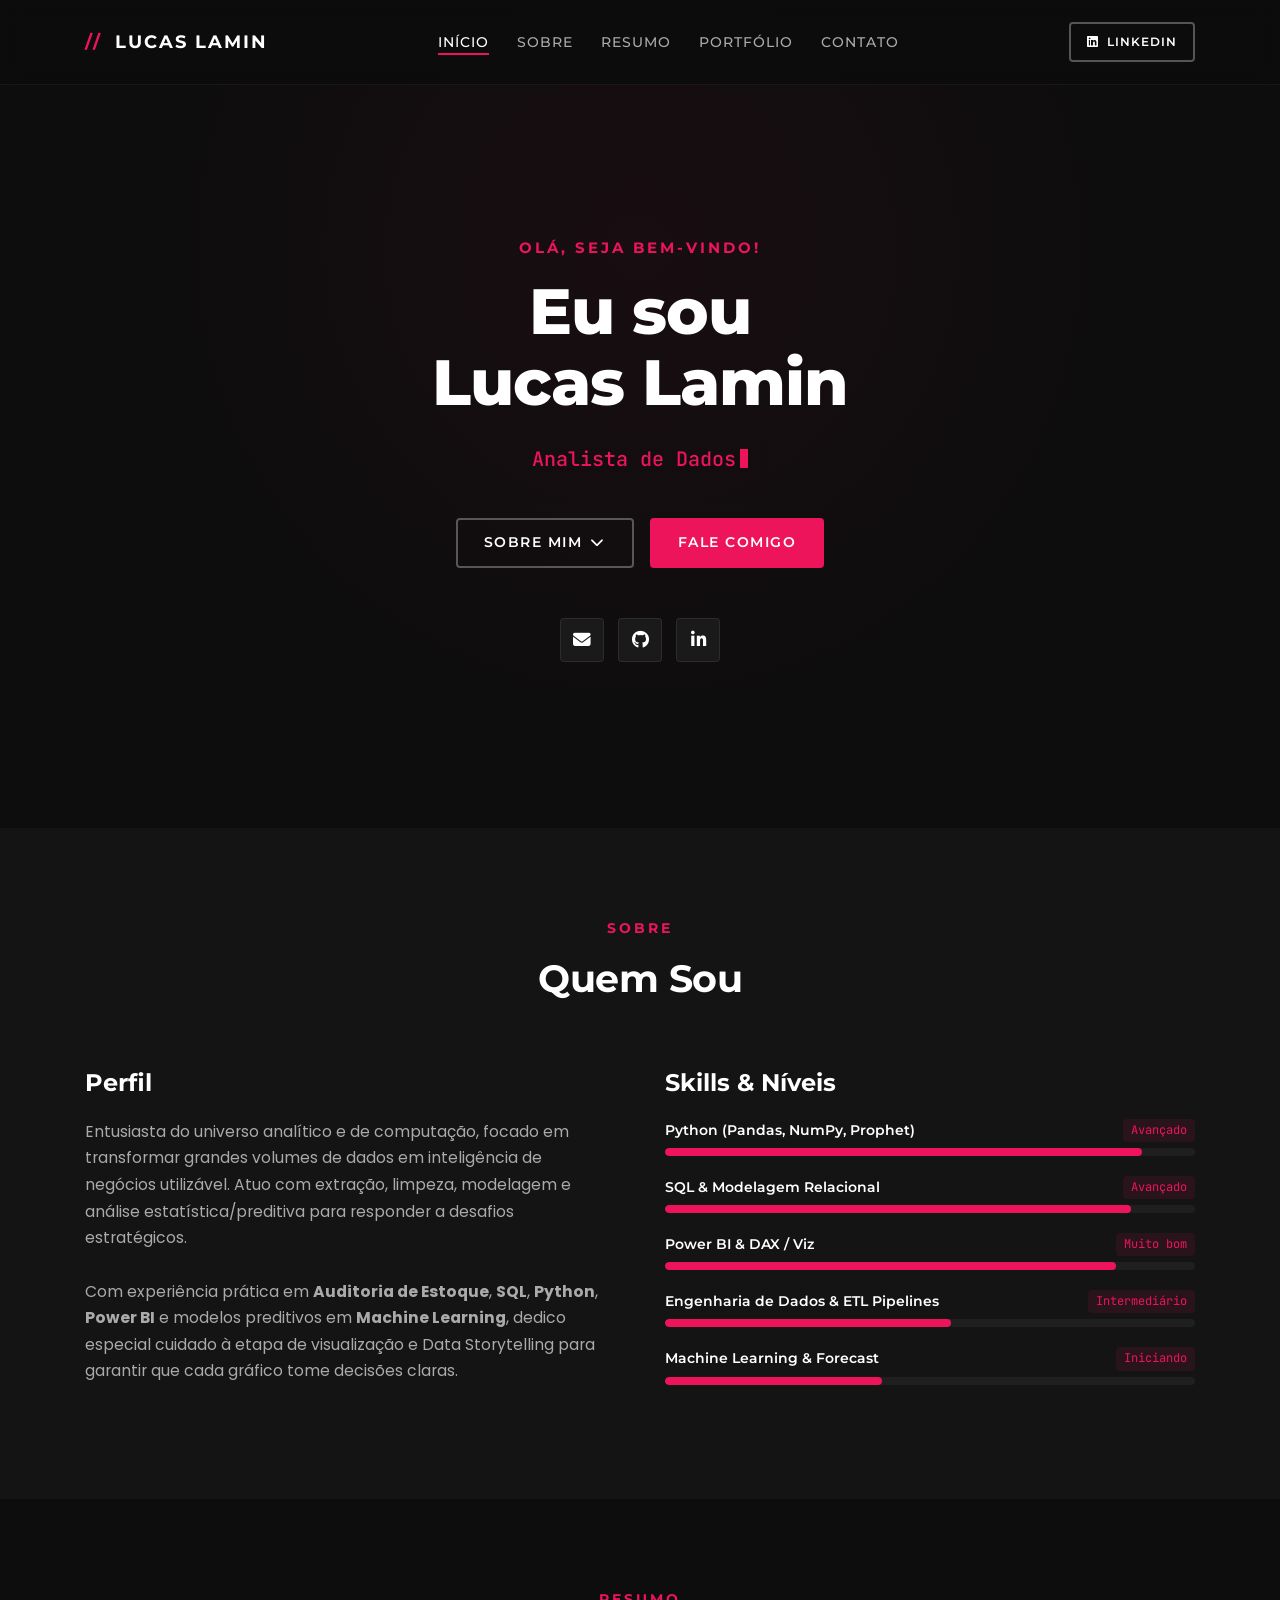
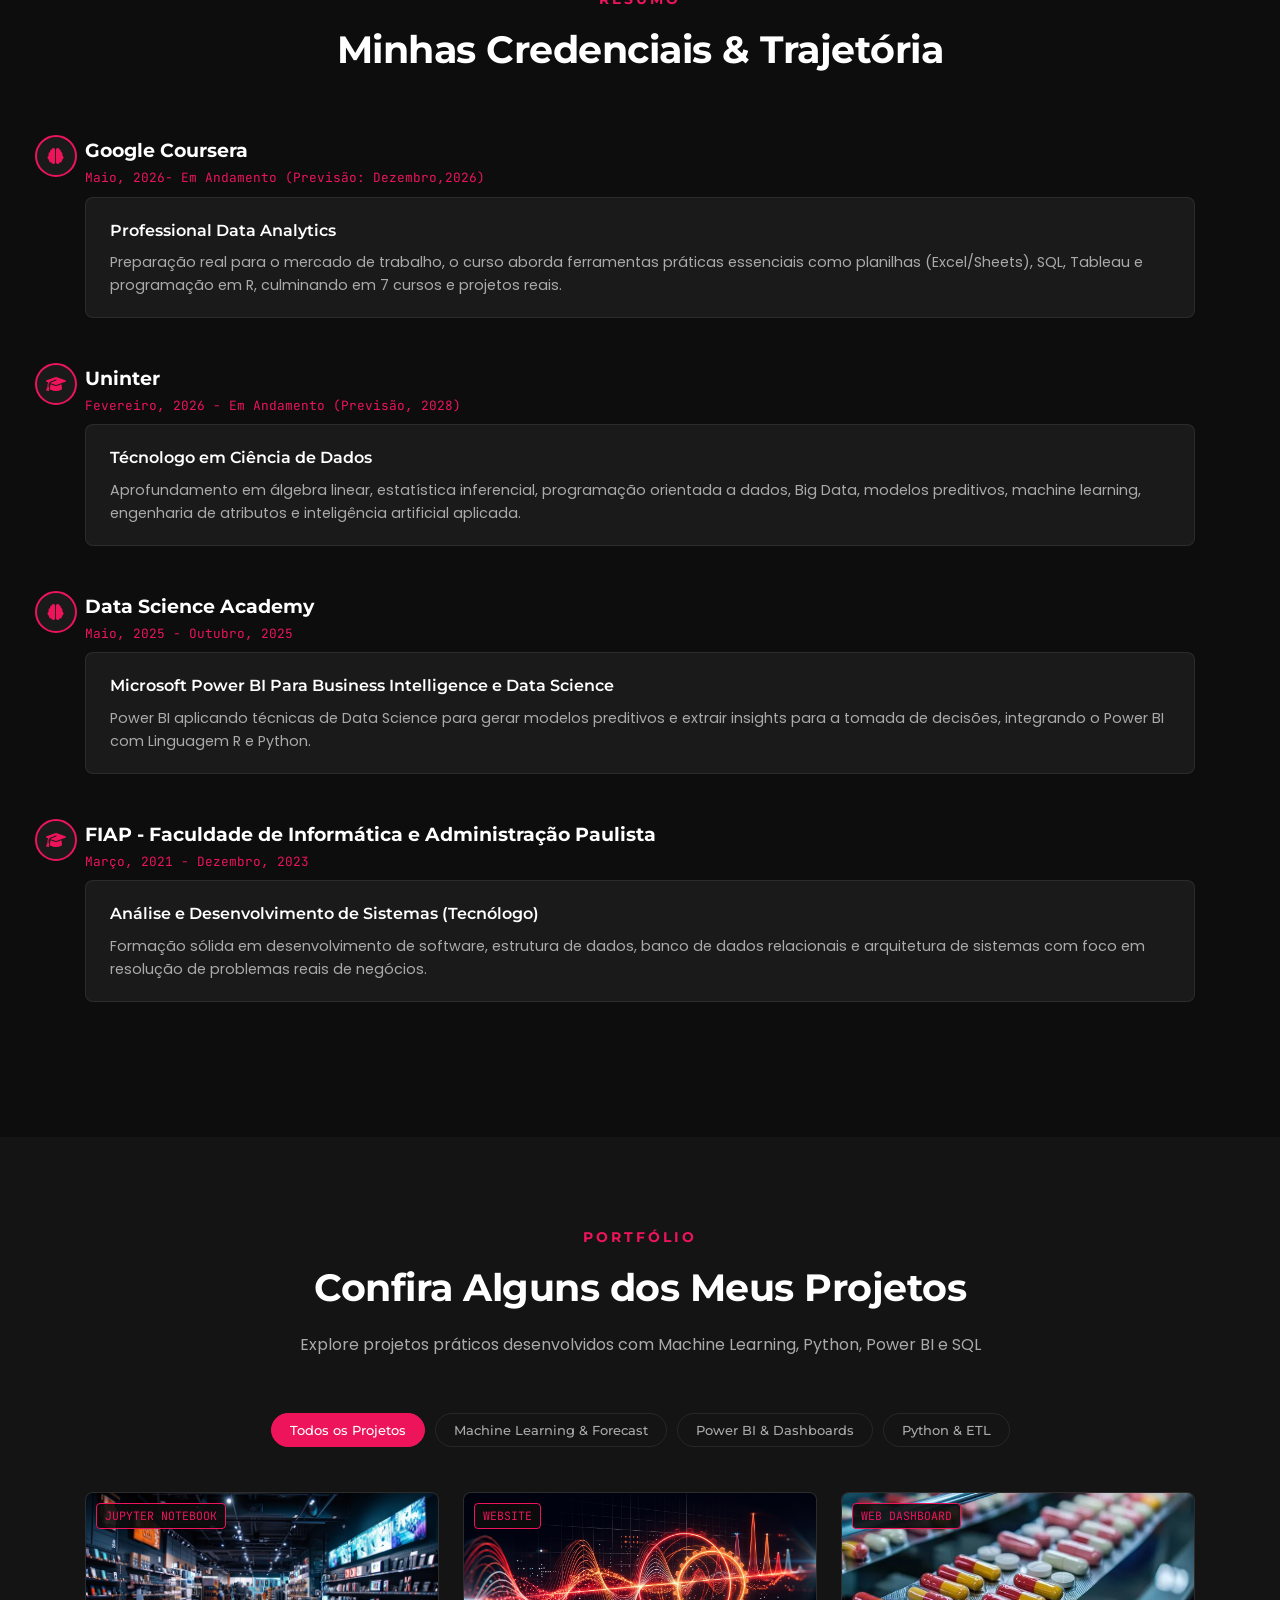
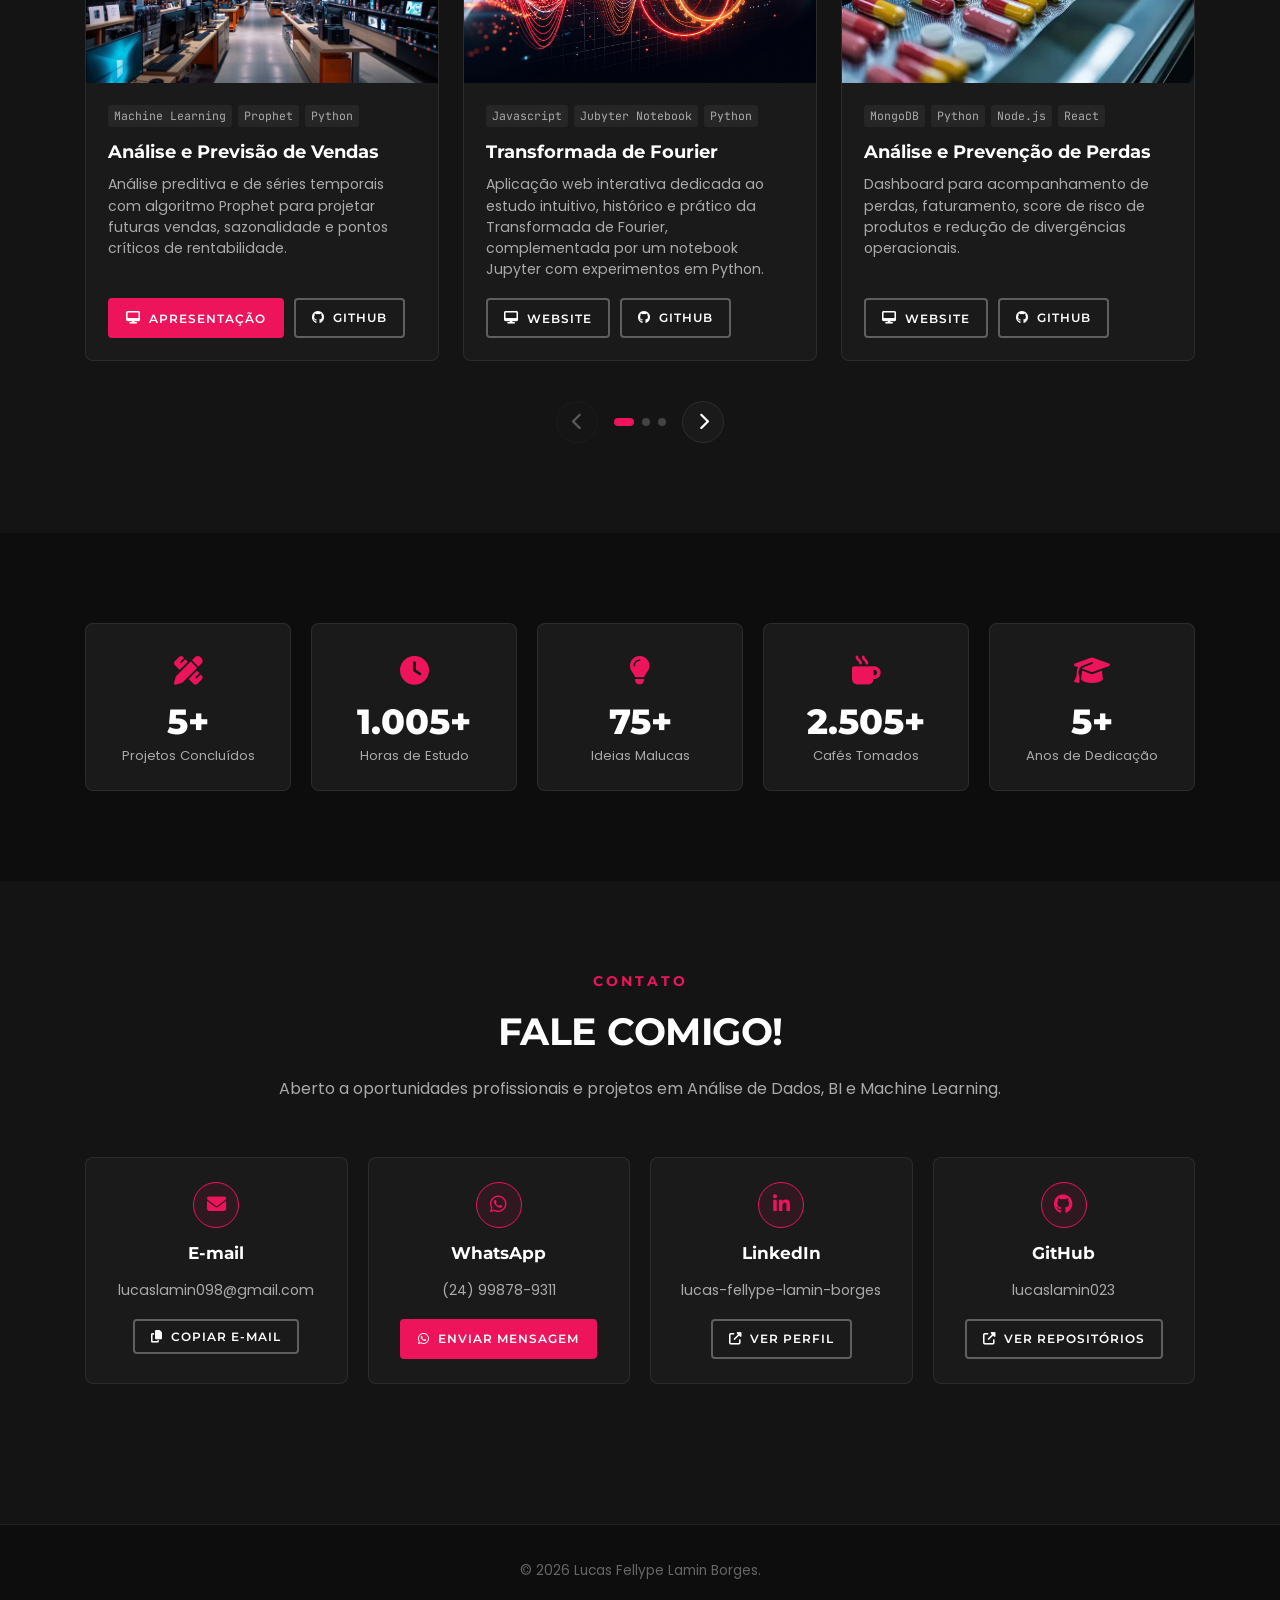
<file: index.html>
<!DOCTYPE html>
<html lang="pt-BR">

<head>
    <meta charset="UTF-8">
    <meta name="viewport" content="width=device-width, initial-scale=1.0">
    <title>Lucas Fellype | Portfólio de Análise de Dados, BI & Machine Learning</title>
    <meta name="description"
        content="Portfólio profissional de Lucas Fellype Lamin Borges. Analista de Dados com foco em BI, SQL, Python, Auditoria de Estoque e Machine Learning.">
    <meta name="keywords"
        content="Data Analytics, BI, Machine Learning, Power BI, Python, SQL, Auditoria de Estoque, Lucas Borges">

    <!-- Open Graph / Meta Tags Sociais -->
    <meta property="og:title" content="Lucas Fellype | Portfólio de Análise de Dados & BI">
    <meta property="og:description"
        content="Transformando dados brutos em KPIs estratégicos, dashboards e modelos preditivos de Machine Learning.">
    <meta property="og:type" content="website">

    <!-- CSS do Projeto & Fontes CDN -->
    <link rel="stylesheet" href="css/style.css?v=1.2">
    <link rel="stylesheet" href="https://cdnjs.cloudflare.com/ajax/libs/font-awesome/6.4.0/css/all.min.css">
</head>

<body id="top">

    <!-- ==========================================================================
       HEADER & NAVEGAÇÃO CLEAN
       ========================================================================== -->
    <header class="header">
        <div class="container nav-container">
            <a href="#top" class="logo">
                <span class="logo-tag">//</span> LUCAS LAMIN
            </a>

            <nav>
                <ul class="nav-links">
                    <li><a href="#home" class="nav-link active">Início</a></li>
                    <li><a href="#sobre" class="nav-link">Sobre</a></li>
                    <li><a href="#experiencia" class="nav-link">Resumo</a></li>
                    <li><a href="#projetos" class="nav-link">Portfólio</a></li>
                    <li><a href="#contato" class="nav-link">Contato</a></li>
                </ul>
            </nav>

            <div style="display: flex; align-items: center; gap: 12px;">
                <a href="https://www.linkedin.com/in/lucas-fellype-lamin-borges-a7b437236/" target="_blank"
                    class="btn btn-stroke btn-sm">
                    <i class="fab fa-linkedin"></i> LinkedIn
                </a>
                <button class="mobile-toggle" aria-label="Abrir Menu">
                    <i class="fas fa-bars"></i>
                </button>
            </div>
        </div>
    </header>

    <!-- ==========================================================================
       HERO SECTION (STYLE FRANKLIN FERREIRA)
       ========================================================================== -->
    <section id="home" class="hero">
        <div class="container">
            <div class="hero-content-center">
                <h5 class="hero-greeting">Olá, seja bem-vindo!</h5>
                <h1 class="hero-title">Eu sou <br> Lucas Lamin <br></h1>

                <div class="typing-container">
                    <span id="typed-text"></span><span class="typed-cursor"></span>
                </div>

                <div class="hero-ctas" style="padding: 10px;">
                    <a href="#sobre" class="btn btn-stroke">
                        Sobre Mim <i class="fas fa-chevron-down"></i>
                    </a>
                    <a href="#contato" class="btn btn-primary">
                        Fale Comigo
                    </a>
                </div>

                <div class="hero-socials">
                    <a href="mailto:lucaslamin098@gmail.com" class="social-icon-btn" title="E-mail">
                        <i class="fas fa-envelope"></i>
                    </a>
                    <a href="https://github.com/lucaslamin023" target="_blank" class="social-icon-btn" title="GitHub">
                        <i class="fab fa-github"></i>
                    </a>
                    <a href="https://www.linkedin.com/in/lucas-fellype-lamin-borges-a7b437236/" target="_blank"
                        class="social-icon-btn" title="LinkedIn">
                        <i class="fab fa-linkedin-in"></i>
                    </a>
                </div>
            </div>
        </div>
    </section>

    <!-- ==========================================================================
       SEÇÃO SOBRE & SKILLS (STYLE FRANKLIN FERREIRA)
       ========================================================================== -->
    <section id="sobre" class="section-padding bg-alt">
        <div class="container">
            <div class="section-header">
                <span class="section-tag">Sobre</span>
                <h2 class="section-title">Quem Sou</h2>
            </div>

            <div class="about-grid">
                <!-- COLUNA 1: PERFIL & INTRO -->
                <div>
                    <h3 class="profile-title">Perfil</h3>
                    <p class="about-intro-text">
                        Entusiasta do universo analítico e de computação, focado em transformar grandes volumes de dados
                        em inteligência de negócios utilizável. Atuo com extração, limpeza, modelagem e análise
                        estatística/preditiva para responder a desafios estratégicos.
                        <br><br>
                        Com experiência prática em <strong>Auditoria de Estoque</strong>, <strong>SQL</strong>,
                        <strong>Python</strong>, <strong>Power BI</strong> e modelos preditivos em <strong>Machine
                            Learning</strong>, dedico especial cuidado à etapa de visualização e Data Storytelling para
                        garantir que cada gráfico tome decisões claras.
                    </p>
                </div>

                <!-- COLUNA 2: SKILLS BARS COM NÍVEIS QUALITATIVOS -->
                <div>
                    <h3 class="profile-title">Skills & Níveis</h3>
                    <div class="skills-container">
                        <div class="skill-bar-item">
                            <div class="skill-bar-header">
                                <strong>Python (Pandas, NumPy, Prophet)</strong>
                                <span class="skill-badge">Avançado</span>
                            </div>
                            <div class="skill-track">
                                <div class="skill-fill" style="width: 90%;"></div>
                            </div>
                        </div>

                        <div class="skill-bar-item">
                            <div class="skill-bar-header">
                                <strong>SQL & Modelagem Relacional</strong>
                                <span class="skill-badge">Avançado</span>
                            </div>
                            <div class="skill-track">
                                <div class="skill-fill" style="width: 88%;"></div>
                            </div>
                        </div>

                        <div class="skill-bar-item">
                            <div class="skill-bar-header">
                                <strong>Power BI & DAX / Viz</strong>
                                <span class="skill-badge">Muito bom</span>
                            </div>
                            <div class="skill-track">
                                <div class="skill-fill" style="width: 85%;"></div>
                            </div>
                        </div>
                        <div class="skill-bar-item">
                            <div class="skill-bar-header">
                                <strong>Engenharia de Dados & ETL Pipelines</strong>
                                <span class="skill-badge">Intermediário</span>
                            </div>
                            <div class="skill-track">
                                <div class="skill-fill" style="width: 54%;"></div>
                            </div>
                        </div>
                        <div class="skill-bar-item">
                            <div class="skill-bar-header">
                                <strong>Machine Learning & Forecast</strong>
                                <span class="skill-badge">Iniciando</span>
                            </div>
                            <div class="skill-track">
                                <div class="skill-fill" style="width: 41%;"></div>
                            </div>
                        </div>
                    </div>
                </div>
            </div>
        </div>
    </section>

    <!-- ==========================================================================
       RESUMO & LINHA DO TEMPO
       ========================================================================== -->
    <section id="experiencia" class="section-padding">
        <div class="container">
            <div class="section-header">
                <span class="section-tag">Resumo</span>
                <h2 class="section-title">Minhas Credenciais & Trajetória</h2>
            </div>
            <!-- FORMAÇÃO 2 -->
            <div class="timeline-block">
                <div class="timeline-icon"><i class="fas fa-brain"></i></div>
                <div class="timeline-header">
                    <h3><a href="https://www.coursera.org/" target="_blank">Google Coursera</a></h3>
                    <span class="timeline-date">Maio, 2026- Em Andamento (Previsão: Dezembro,2026)</span>
                </div>
                <div class="timeline-content">
                    <h4>Professional Data Analytics</h4>
                    <p>
                        Preparação real para o mercado de trabalho, o curso aborda ferramentas práticas essenciais como
                        planilhas (Excel/Sheets), SQL, Tableau e programação em R, culminando em 7 cursos e projetos
                        reais.
                    </p>
                </div>
            </div>
            <!-- FORMAÇÃO 2 -->
            <div class="timeline-block">
                <div class="timeline-icon"><i class="fas fa-graduation-cap"></i></div>
                <div class="timeline-header">
                    <h3><a href="https://www.unicesumar.edu.br/" target="_blank">Uninter</a></h3>
                    <span class="timeline-date">Fevereiro, 2026 - Em Andamento (Previsão, 2028)</span>
                </div>
                <div class="timeline-content">
                    <h4>Técnologo em Ciência de Dados</h4>
                    <p>
                        Aprofundamento em álgebra linear, estatística inferencial, programação orientada a dados, Big
                        Data, modelos preditivos, machine learning, engenharia de atributos e inteligência artificial
                        aplicada.
                    </p>
                </div>
            </div>

            <!-- FORMAÇÃO 3 -->
            <div class="timeline-block">
                <div class="timeline-icon"><i class="fas fa-brain"></i></div>
                <div class="timeline-header">
                    <h3><a href="https://www.datascienceacademy.com.br/" target="_blank">Data Science Academy</a></h3>
                    <span class="timeline-date">Maio, 2025 - Outubro, 2025</span>
                </div>
                <div class="timeline-content">
                    <h4>Microsoft Power BI Para Business Intelligence e Data Science</h4>
                    <p>
                        Power BI aplicando técnicas de Data Science para gerar modelos preditivos e extrair insights
                        para a tomada de decisões, integrando o Power BI com Linguagem R e Python.
                    </p>
                </div>
            </div>

            <!-- FORMAÇÃO 1 -->
            <div class="timeline-block">
                <div class="timeline-icon"><i class="fas fa-graduation-cap"></i></div>
                <div class="timeline-header">
                    <h3><a href="https://www.fiap.com.br/" target="_blank">FIAP - Faculdade de Informática e
                            Administração Paulista</a></h3>
                    <span class="timeline-date">Março, 2021 - Dezembro, 2023</span>
                </div>
                <div class="timeline-content">
                    <h4>Análise e Desenvolvimento de Sistemas (Tecnólogo)</h4>
                    <p>
                        Formação sólida em desenvolvimento de software, estrutura de dados, banco de dados
                        relacionais e arquitetura de sistemas com foco em resolução de problemas reais de negócios.
                    </p>
                </div>
            </div>
        </div>
    </section>

    <!-- ==========================================================================
       PORTFÓLIO & CARROSSEL DE PROJETOS
       ========================================================================== -->
    <section id="projetos" class="section-padding bg-alt">
        <div class="container">
            <div class="section-header">
                <span class="section-tag">Portfólio</span>
                <h2 class="section-title">Confira Alguns dos Meus Projetos</h2>
                <p class="section-subtitle">
                    Explore projetos práticos desenvolvidos com Machine Learning, Python, Power BI e SQL
                </p>
            </div>

            <!-- FILTROS DE CATEGORIA -->
            <div class="projects-filter">
                <button class="filter-btn active" data-filter="all">Todos os Projetos</button>
                <button class="filter-btn" data-filter="ml">Machine Learning & Forecast</button>
                <button class="filter-btn" data-filter="bi">Power BI & Dashboards</button>
                <button class="filter-btn" data-filter="python">Python & ETL</button>
            </div>

            <!-- CARROSSEL DE PROJETOS (3 CARDS VISÍVEIS) -->
            <div class="carousel-wrapper">
                <div class="carousel-container">
                    <div class="carousel-track">
                        <!-- CARD 1: GLOBAL SUPERSTORE -->
                        <div class="project-card" data-category="ml python">
                            <div class="project-img-wrapper">
                                <img src="assets/images/global-superstore.png" alt="Global Superstore Project"
                                    class="project-img">
                                <span class="project-overlay-badge">JUPYTER NOTEBOOK</span>
                            </div>
                            <div class="project-content">
                                <div class="project-tags">
                                    <span class="project-tag">Machine Learning</span>
                                    <span class="project-tag">Prophet</span>
                                    <span class="project-tag">Python</span>
                                </div>
                                <h3 class="project-title">Análise e Previsão de Vendas</h3>
                                <p class="project-description">
                                    Análise preditiva e de séries temporais com algoritmo Prophet para projetar futuras
                                    vendas, sazonalidade e pontos críticos de rentabilidade.
                                </p>
                                <div class="project-actions">
                                    <button
                                        onclick="openProjectModal('Global Superstore - Apresentação Executiva', 'projects/superstore-analysis.html')"
                                        class="btn btn-primary btn-sm project-btn">
                                        <i class="fas fa-desktop"></i>Apresentação
                                    </button>
                                    <a href="https://github.com/lucaslamin023/Data-Project-1---Global-Superstore-Sales-Analysis-Forecasting"
                                        target="_blank" class="btn btn-stroke btn-sm project-btn"
                                        title="Repositório GitHub">
                                        <i class="fab fa-github"></i>Github
                                    </a>
                                </div>
                            </div>
                        </div>
                        <div class="project-card" data-category="ml python">
                            <div class="project-img-wrapper">
                                <img src="assets\images\Fourier.jpg" alt="Fourier Transform" class="project-img">
                                <span class="project-overlay-badge">WEBSITE</span>
                            </div>
                            <div class="project-content">
                                <div class="project-tags">
                                    <span class="project-tag">Javascript</span>
                                    <span class="project-tag">Jubyter Notebook</span>
                                    <span class="project-tag">Python</span>
                                </div>
                                <h3 class="project-title">Transformada de Fourier</h3>
                                <p class="project-description">
                                    Aplicação web interativa dedicada ao estudo intuitivo, histórico e prático da
                                    Transformada de Fourier, complementada por um notebook Jupyter com experimentos em
                                    Python.
                                </p>
                                <div class="project-actions">
                                    <button
                                        onclick="window.open('https://fouriertransform-seven.vercel.app/', '_blank')"
                                        class="btn btn-stroke btn-sm project-btn">
                                        <i class="fas fa-desktop"></i>Website
                                    </button>
                                    <a href="https://github.com/lucaslamin023/fourier_transform" target="_blank"
                                        class="btn btn-stroke btn-sm project-btn">
                                        <i class="fab fa-github"></i>Github
                                    </a>
                                </div>
                            </div>
                        </div>

                        <!-- CARD 2: AUDITORIA & ESTOQUE -->
                        <div class="project-card" data-category="auditoria python">
                            <div class="project-img-wrapper">
                                <img src="assets\images\PrevençãoDePerda.jpg" alt="Prevenção de Perdas"
                                    class="project-img">
                                <span class="project-overlay-badge">WEB DASHBOARD</span>
                            </div>
                            <div class="project-content">
                                <div class="project-tags">
                                    <span class="project-tag">MongoDB</span>
                                    <span class="project-tag">Python</span>
                                    <span class="project-tag">Node.js</span>
                                    <span class="project-tag">React</span>
                                </div>
                                <h3 class="project-title">Análise e Prevenção de Perdas</h3>
                                <p class="project-description">
                                    Dashboard para acompanhamento de perdas, faturamento, score de risco de
                                    produtos e redução de divergências operacionais.
                                </p>
                                <div class="project-actions">
                                    <button onclick="window.open('https://prevencao-web.onrender.com/', '_blank')"
                                        class="btn btn-stroke btn-sm project-btn">
                                        <i class="fas fa-desktop"></i>Website
                                    </button>
                                    <a href="https://github.com/lucaslamin023/dashboard_prevencao" target="_blank"
                                        class="btn btn-stroke btn-sm project-btn"'' title="Repositório GitHub">
                                        <i class="fab fa-github"></i>Github
                                    </a>
                                </div>
                            </div>
                        </div>

                        <!-- CARD 3: SAÚDE FINANCEIRA MUNICIPAL -->
                        <div class="project-card" data-category="bi">
                            <div class="project-img-wrapper">
                                <img src="assets\images\Volta Redonda.png" alt="Saúde Financeira Municipal"
                                    class="project-img">
                                <span class="project-overlay-badge">POWER BI</span>
                            </div>
                            <div class="project-content">
                                <div class="project-tags">
                                    <span class="project-tag">Power BI</span>
                                    <span class="project-tag">DAX</span>
                                    <span class="project-tag">ETL</span>
                                </div>
                                <h3 class="project-title">Saúde Financeira Municipal</h3>
                                <p class="project-description">
                                    Pipeline de extração de dados públicos do município de Volta Redonda com dashboard
                                    em Power BI para acompanhamento orçamentário.
                                </p>
                                <div class="project-actions">
                                    <button
                                        onclick="window.open('https://app.fabric.microsoft.com/view?r=eyJrIjoiMWVhYWYwMGUtMjI1ZS00NjcwLWFiZDYtZjE2MTQ0YjhjZGQ0IiwidCI6IjgxYTE3MGIwLTE3OWYtNDljNC1iZTkzLWUyZDg1YmM2YTkxYiJ9', '_blank')"
                                        class="btn btn-stroke btn-sm project-btn">
                                        <i class="fas fa-desktop"></i>Dashboard
                                    </button>
                                    <a href="https://github.com/lucaslamin023/volta_redonda" target="_blank"
                                        class="btn btn-stroke btn-sm project-btn">
                                        <i class="fab fa-github"></i>GitHub
                                    </a>
                                </div>
                            </div>
                        </div>


                        <!-- CARD 4: BÍBLIA -->
                        <div class="project-card" data-category="ml python">
                            <div class="project-img-wrapper">
                                <img src="assets\images\Biblia.jpg" alt="Saúde Financeira Municipal"
                                    class="project-img">
                                <span class="project-overlay-badge">JUPYTER NOTEBOOK</span>
                            </div>
                            <div class="project-content">
                                <div class="project-tags">
                                    <span class="project-tag">Python</span>
                                    <span class="project-tag">Grafos Dinâmicos</span>
                                    <span class="project-tag">Numpy</span>
                                </div>
                                <h3 class="project-title">Correlação Teológica</h3>
                                <p class="project-description"> Uma análise de referências cruzadas internas da Bíblia e
                                    livros teológicos.
                                </p>
                                <div class="project-actions">
                                    <a href="https://github.com/lucaslamin023/volta_redonda" target="_blank"
                                        class="btn btn-stroke btn-sm project-btn">
                                        <i class="fab fa-github"></i>GitHub
                                    </a>
                                </div>
                            </div>
                        </div>

                    </div>
                </div>

                <!-- CONTROLES DO CARROSSEL -->
                <div class="carousel-controls">
                    <button class="carousel-nav-btn carousel-prev" aria-label="Anterior">
                        <i class="fas fa-chevron-left"></i>
                    </button>
                    <div class="carousel-dots"></div>
                    <button class="carousel-nav-btn carousel-next" aria-label="Próximo">
                        <i class="fas fa-chevron-right"></i>
                    </button>
                </div>
            </div>
        </div>
    </section>

    <!-- ==========================================================================
       MODAL DE VISUALIZAÇÃO INTERATIVA DE PROJETOS (IFRAME)
       ========================================================================== -->
    <div id="project-modal" class="modal">
        <div class="modal-container">
            <div class="modal-header">
                <div class="modal-title">
                    <i class="fas fa-chart-line" style="color: var(--accent-pink);"></i>
                    <span id="modal-project-title">Visualizador de Projeto</span>
                </div>
                <div class="modal-actions">
                    <a id="modal-external-link" href="#" target="_blank" class="btn btn-stroke btn-sm"
                        title="Abrir em Nova Aba">
                        <i class="fas fa-external-link-alt"></i> Tela Cheia
                    </a>
                    <button class="modal-close-btn" aria-label="Fechar Modal">
                        <i class="fas fa-times"></i>
                    </button>
                </div>
            </div>
            <div class="modal-body">
                <iframe id="modal-iframe" class="modal-iframe" src="about:blank"></iframe>
            </div>
        </div>
    </div>


    <!-- ==========================================================================
       ESTATÍSTICAS & NÚMEROS
       ========================================================================== -->
    <section id="stats" class="section-padding">
        <div class="container">
            <div class="stats-grid">
                <div class="stat-box">
                    <div class="stat-icon"><i class="fas fa-pencil-ruler"></i></div>
                    <div class="stat-number" data-target="5" data-suffix="+">0+</div>
                    <div class="stat-label">Projetos Concluídos</div>
                </div>

                <div class="stat-box">
                    <div class="stat-icon">
                        <div class="stat-icon"><i class="fas fa-clock"></i></div>
                    </div>
                    <div class="stat-number" data-target="4000" data-suffix="+">0+</div>
                    <div class="stat-label">Horas de Estudo</div>
                </div>


                <div class="stat-box">
                    <div class="stat-icon"><i class="fas fa-lightbulb"></i></div>
                    <div class="stat-number" data-target="250" data-suffix="+">0+</div>
                    <div class="stat-label">Ideias Malucas</div>
                </div>

                <div class="stat-box">
                    <div class="stat-icon"><i class="fas fa-mug-hot"></i></div>
                    <div class="stat-number" data-target="10000" data-suffix="+">0+</div>
                    <div class="stat-label">Cafés Tomados</div>
                </div>

                <div class="stat-box">
                    <div class="stat-icon"><i class="fas fa-graduation-cap"></i></div>
                    <div class="stat-number" data-target="5" data-suffix="+">0+</div>
                    <div class="stat-label">Anos de Dedicação</div>
                </div>
            </div>
        </div>
    </section>

    <!-- ==========================================================================
       SEÇÃO DE CONTATO
       ========================================================================== -->
    <section id="contato" class="section-padding bg-alt">
        <div class="container">
            <div class="section-header">
                <span class="section-tag">Contato</span>
                <h2 class="section-title">FALE COMIGO!</h2>
                <p class="section-subtitle">
                    Aberto a oportunidades profissionais e projetos em Análise de Dados, BI e Machine
                    Learning.
                </p>
            </div>

            <div class="contact-grid">
                <!-- E-MAIL -->
                <div class="contact-card">
                    <div class="contact-icon"><i class="fas fa-envelope"></i></div>
                    <h3 class="contact-title">E-mail</h3>
                    <p class="contact-value">lucaslamin098@gmail.com</p>
                    <button onclick="copyToClipboard('lucaslamin098@gmail.com', 'E-mail')" class="btn btn-stroke btn-sm"
                        style="margin-top: 6px;">
                        <i class="fas fa-copy"></i> Copiar E-mail
                    </button>
                </div>

                <!-- WHATSAPP -->
                <div class="contact-card">
                    <div class="contact-icon"><i class="fab fa-whatsapp"></i></div>
                    <h3 class="contact-title">WhatsApp</h3>
                    <p class="contact-value">(24) 99878-9311</p>
                    <a href="https://api.whatsapp.com/send?phone=5524998789311" target="_blank"
                        class="btn btn-primary btn-sm" style="margin-top: 6px;">
                        <i class="fab fa-whatsapp"></i> Enviar Mensagem
                    </a>
                </div>

                <!-- LINKEDIN -->
                <div class="contact-card">
                    <div class="contact-icon"><i class="fab fa-linkedin-in"></i></div>
                    <h3 class="contact-title">LinkedIn</h3>
                    <p class="contact-value">lucas-fellype-lamin-borges</p>
                    <a href="https://www.linkedin.com/in/lucas-fellype-lamin-borges-a7b437236/" target="_blank"
                        class="btn btn-stroke btn-sm" style="margin-top: 6px;">
                        <i class="fas fa-external-link-alt"></i> Ver Perfil
                    </a>
                </div>

                <!-- GITHUB -->
                <div class="contact-card">
                    <div class="contact-icon"><i class="fab fa-github"></i></div>
                    <h3 class="contact-title">GitHub</h3>
                    <p class="contact-value">lucaslamin023</p>
                    <a href="https://github.com/lucaslamin023" target="_blank" class="btn btn-stroke btn-sm"
                        style="margin-top: 6px;">
                        <i class="fas fa-external-link-alt"></i> Ver Repositórios
                    </a>
                </div>
            </div>
        </div>
    </section>

    <!-- FOOTER -->
    <footer class="footer">
        <div class="container">
            <p>© 2026 Lucas Fellype Lamin Borges.</p>
        </div>
    </footer>

    <!-- SCRIPT PRINCIPAL -->
    <script src="js/main.js?v=1.2"></script>
</body>

</html>
</file>
<file: css/style.css>
@import url('https://fonts.googleapis.com/css2?family=Montserrat:wght@300;400;500;600;700;800&family=Poppins:wght@300;400;500;600;700&family=JetBrains+Mono:wght@400;500&display=swap');

/* --- VARIÁVEIS E DESIGN SYSTEM --- */
:root {
    /* Cores Principais - Dark Clean Elegante */
    --bg-dark: #0d0d0d;
    --bg-section-alt: #141414;
    --bg-card: #1a1a1a;
    --bg-card-hover: #222222;

    --border-color: rgba(255, 255, 255, 0.08);
    --border-light: rgba(255, 255, 255, 0.16);

    /* Cor de Destaque Magenta/Rosa (Franklin Style) */
    --accent-pink: #ed145b;
    --accent-pink-hover: #ff0055;

    /* Tipografia e Cores de Texto */
    --font-heading: 'Montserrat', -apple-system, BlinkMacSystemFont, sans-serif;
    --font-body: 'Poppins', -apple-system, BlinkMacSystemFont, sans-serif;
    --font-code: 'JetBrains Mono', monospace;

    --text-primary: #ffffff;
    --text-secondary: #aaaaaa;
    --text-muted: #666666;

    /* Layout & Espaçamento */
    --container-max-width: 1140px;
    --radius-sm: 4px;
    --radius-md: 8px;
    --radius-full: 9999px;
    --transition-fast: 0.2s ease;
    --transition-normal: 0.3s ease-in-out;
}

/* --- RESET & GLOBAL STYLES --- */
*,
*::before,
*::after {
    box-sizing: border-box;
    margin: 0;
    padding: 0;
}

html {
    scroll-behavior: smooth;
    font-size: 16px;
}

body {
    background-color: var(--bg-dark);
    color: var(--text-primary);
    font-family: var(--font-body);
    line-height: 1.6;
    overflow-x: hidden;
}

/* Links & Elementos Globais */
a {
    color: inherit;
    text-decoration: none;
    transition: var(--transition-fast);
}

ul {
    list-style: none;
}

img {
    max-width: 100%;
    height: auto;
    display: block;
}

/* Scrollbar Customizada Clean */
::-webkit-scrollbar {
    width: 8px;
}

::-webkit-scrollbar-track {
    background: var(--bg-dark);
}

::-webkit-scrollbar-thumb {
    background: #262626;
    border-radius: 4px;
}

::-webkit-scrollbar-thumb:hover {
    background: var(--accent-pink);
}

/* --- REUSABLE UTILITIES & COMPONENTS --- */
.container {
    width: 90%;
    max-width: var(--container-max-width);
    margin: 0 auto;
    padding: 0 15px;
}

.section-padding {
    padding: 90px 0;
}

.bg-alt {
    background-color: var(--bg-section-alt);
}

.section-header {
    text-align: center;
    max-width: 750px;
    margin: 0 auto 55px auto;
}

.section-tag {
    font-family: var(--font-heading);
    font-size: 0.85rem;
    font-weight: 700;
    color: var(--accent-pink);
    text-transform: uppercase;
    letter-spacing: 3px;
    margin-bottom: 8px;
    display: block;
}

.section-title {
    font-family: var(--font-heading);
    font-size: 2.4rem;
    font-weight: 700;
    color: var(--text-primary);
    margin-bottom: 14px;
    letter-spacing: -0.5px;
}

.section-subtitle {
    color: var(--text-secondary);
    font-size: 1rem;
    line-height: 1.6;
}

/* Botões Stroke & Primários (Franklin Style) */
.btn {
    display: inline-flex;
    align-items: center;
    justify-content: center;
    gap: 8px;
    padding: 12px 26px;
    font-family: var(--font-heading);
    font-weight: 600;
    font-size: 0.85rem;
    text-transform: uppercase;
    letter-spacing: 1.5px;
    border-radius: var(--radius-sm);
    cursor: pointer;
    transition: var(--transition-normal);
    border: 2px solid transparent;
}

.btn-primary {
    background: var(--accent-pink);
    color: #ffffff;
    border-color: var(--accent-pink);
}

.btn-primary:hover {
    background: var(--accent-pink-hover);
    border-color: var(--accent-pink-hover);
    transform: translateY(-2px);
}

.btn-stroke,
.btn-secondary {
    background: transparent;
    color: #ffffff;
    border: 2px solid rgba(255, 255, 255, 0.3);
}

.btn-stroke:hover,
.btn-secondary:hover {
    background: #ffffff;
    color: #000000;
    border-color: #ffffff;
    transform: translateY(-2px);
}

.btn-sm {
    padding: 8px 16px;
    font-size: 0.78rem;
    letter-spacing: 1px;
}

/* Cards Simples & Clean */
.clean-card {
    background: var(--bg-card);
    border: 1px solid var(--border-color);
    border-radius: var(--radius-md);
    transition: var(--transition-normal);
}

.clean-card:hover {
    border-color: var(--border-light);
    background: var(--bg-card-hover);
}

/* --- HEADER & NAVIGATION --- */
.header {
    position: fixed;
    top: 0;
    left: 0;
    width: 100%;
    z-index: 1000;
    padding: 22px 0;
    transition: var(--transition-normal);
    background: rgba(13, 13, 13, 0.92);
    backdrop-filter: blur(10px);
    border-bottom: 1px solid rgba(255, 255, 255, 0.05);
}

.header.scrolled {
    padding: 14px 0;
    border-bottom-color: var(--border-color);
}

.nav-container {
    display: flex;
    align-items: center;
    justify-content: space-between;
}

.logo {
    font-family: var(--font-heading);
    font-size: 1.15rem;
    font-weight: 700;
    letter-spacing: 2px;
    text-transform: uppercase;
    color: var(--text-primary);
}

.logo-tag {
    color: var(--accent-pink);
    margin-right: 6px;
}

.nav-links {
    display: flex;
    align-items: center;
    gap: 28px;
}

.nav-link {
    font-family: var(--font-heading);
    font-weight: 500;
    font-size: 0.88rem;
    color: var(--text-secondary);
    text-transform: uppercase;
    letter-spacing: 1px;
    padding: 4px 0;
    position: relative;
}

.nav-link:hover,
.nav-link.active {
    color: var(--text-primary);
}

.nav-link::after {
    content: '';
    position: absolute;
    bottom: 0;
    left: 0;
    width: 0%;
    height: 2px;
    background: var(--accent-pink);
    transition: var(--transition-fast);
}

.nav-link:hover::after,
.nav-link.active::after {
    width: 100%;
}

.mobile-toggle {
    display: none;
    background: none;
    border: none;
    color: var(--text-primary);
    font-size: 1.4rem;
    cursor: pointer;
}

/* --- HERO SECTION --- */
.hero {
    min-height: 92vh;
    padding-top: 150px;
    padding-bottom: 80px;
    display: flex;
    align-items: center;
    justify-content: center;
    text-align: center;
    position: relative;
    background: radial-gradient(circle at 50% 30%, rgba(237, 20, 91, 0.05) 0%, transparent 60%);
}

.hero-content-center {
    max-width: 900px;
    margin: 0 auto;
    display: flex;
    flex-direction: column;
    align-items: center;
    text-align: center;
}

.hero-greeting {
    font-family: var(--font-heading);
    font-size: 0.95rem;
    font-weight: 700;
    color: var(--accent-pink);
    text-transform: uppercase;
    letter-spacing: 3px;
    margin-bottom: 16px;
}

.hero-title {
    font-family: var(--font-heading);
    font-size: 4rem;
    font-weight: 800;
    line-height: 1.1;
    color: var(--text-primary);
    margin-bottom: 24px;
    letter-spacing: -1px;
}

.hero-roles {
    font-family: var(--font-heading);
    font-size: 0.9rem;
    font-weight: 600;
    color: var(--text-secondary);
    text-transform: uppercase;
    letter-spacing: 2px;
    display: flex;
    align-items: center;
    justify-content: center;
    gap: 14px;
    flex-wrap: wrap;
    margin-bottom: 20px;
}

.hero-roles .pipe {
    color: var(--accent-pink);
    opacity: 0.7;
}

/* Typing Effect (Clean Style) */
.typing-container {
    font-family: var(--font-code);
    font-size: 1.25rem;
    font-weight: 500;
    color: var(--accent-pink);
    min-height: 2.2rem;
    display: flex;
    align-items: center;
    justify-content: center;
    margin-bottom: 32px;
}

.typed-cursor {
    display: inline-block;
    width: 8px;
    height: 1.2rem;
    background-color: var(--accent-pink);
    margin-left: 4px;
    animation: blink 1s infinite;
}

@keyframes blink {

    0%,
    100% {
        opacity: 1;
    }

    50% {
        opacity: 0;
    }
}

.hero-ctas {
    display: flex;
    align-items: center;
    justify-content: center;
    gap: 16px;
    margin-bottom: 40px;
    flex-wrap: wrap;
}

.hero-socials {
    display: flex;
    align-items: center;
    justify-content: center;
    gap: 14px;
}

.social-icon-btn {
    width: 44px;
    height: 44px;
    border-radius: var(--radius-sm);
    border: 1px solid var(--border-color);
    background: var(--bg-card);
    color: var(--text-primary);
    display: flex;
    align-items: center;
    justify-content: center;
    font-size: 1.1rem;
    transition: var(--transition-fast);
}

.social-icon-btn:hover {
    border-color: var(--accent-pink);
    color: var(--accent-pink);
    transform: translateY(-2px);
}

/* --- SEÇÃO SOBRE MIM & HABILIDADES --- */
.about-grid {
    display: grid;
    grid-template-columns: 1fr 1fr;
    gap: 50px;
    align-items: start;
}

.profile-title {
    font-family: var(--font-heading);
    font-size: 1.5rem;
    font-weight: 700;
    color: var(--text-primary);
    margin-bottom: 16px;
}

.about-intro-text {
    color: var(--text-secondary);
    font-size: 0.98rem;
    line-height: 1.7;
    margin-bottom: 24px;
}

.info-list {
    display: flex;
    flex-direction: column;
    gap: 12px;
}

.info-item {
    display: flex;
    font-size: 0.92rem;
    border-bottom: 1px dashed var(--border-color);
    padding-bottom: 8px;
}

.info-item strong {
    width: 140px;
    color: var(--text-primary);
    font-family: var(--font-heading);
    font-weight: 600;
}

.info-item span {
    color: var(--text-secondary);
}

/* Barras de Habilidades (Franklin Style) */
.skills-container {
    display: flex;
    flex-direction: column;
    gap: 20px;
}

.skill-bar-item {
    display: flex;
    flex-direction: column;
    gap: 6px;
}

.skill-bar-header {
    display: flex;
    justify-content: space-between;
    align-items: center;
    font-size: 0.9rem;
}

.skill-bar-header strong {
    color: var(--text-primary);
    font-family: var(--font-heading);
    font-weight: 600;
}

.skill-badge {
    font-family: var(--font-code);
    font-size: 0.75rem;
    color: var(--accent-pink);
    background: rgba(237, 20, 91, 0.1);
    padding: 2px 8px;
    border-radius: var(--radius-sm);
}

.skill-track {
    width: 100%;
    height: 8px;
    background: #1f1f1f;
    border-radius: 4px;
    overflow: hidden;
}

.skill-fill {
    height: 100%;
    background: var(--accent-pink);
    width: 0%;
    transition: width 1s ease-out;
    border-radius: 4px;
}

/* --- LINHA DO TEMPO / RESUMO --- */
.timeline-wrap {
    max-width: 850px;
    margin: 0 auto;
    position: relative;
    padding-left: 50px;
}

.timeline-wrap::before {
    content: '';
    position: absolute;
    top: 0;
    left: 20px;
    width: 2px;
    height: 100%;
    background: var(--border-color);
}

.timeline-block {
    position: relative;
    margin-bottom: 45px;
}

.timeline-icon {
    position: absolute;
    top: 0;
    left: -50px;
    width: 42px;
    height: 42px;
    border-radius: 50%;
    background: var(--bg-card);
    border: 2px solid var(--accent-pink);
    color: var(--accent-pink);
    display: flex;
    align-items: center;
    justify-content: center;
    font-size: 1rem;
}

.timeline-header {
    margin-bottom: 8px;
}

.timeline-header h3 {
    font-family: var(--font-heading);
    font-size: 1.2rem;
    font-weight: 700;
    color: var(--text-primary);
}

.timeline-header h3 a {
    color: var(--text-primary);
}

.timeline-header h3 a:hover {
    color: var(--accent-pink);
}

.timeline-date {
    font-family: var(--font-code);
    font-size: 0.8rem;
    color: var(--accent-pink);
    margin-top: 2px;
    display: block;
}

.timeline-content {
    background: var(--bg-card);
    border: 1px solid var(--border-color);
    padding: 20px 24px;
    border-radius: var(--radius-md);
}

.timeline-content h4 {
    font-family: var(--font-heading);
    font-size: 1rem;
    font-weight: 600;
    color: var(--text-primary);
    margin-bottom: 8px;
}

.timeline-content p {
    color: var(--text-secondary);
    font-size: 0.9rem;
    line-height: 1.6;
}

/* Tab buttons para alterar entre Experiência e Cursos */
.tab-controls {
    display: flex;
    justify-content: center;
    gap: 14px;
    margin-bottom: 40px;
}

.tab-btn {
    padding: 10px 24px;
    background: transparent;
    border: 1px solid var(--border-color);
    border-radius: var(--radius-sm);
    color: var(--text-secondary);
    font-family: var(--font-heading);
    font-size: 0.85rem;
    font-weight: 600;
    text-transform: uppercase;
    letter-spacing: 1px;
    cursor: pointer;
    transition: var(--transition-fast);
}

.tab-btn.active,
.tab-btn:hover {
    border-color: var(--accent-pink);
    color: #ffffff;
    background: var(--accent-pink);
}

/* --- SEÇÃO PORTFÓLIO / CARROSSEL --- */
.projects-filter {
    display: flex;
    justify-content: center;
    align-items: center;
    gap: 10px;
    flex-wrap: wrap;
    margin-bottom: 35px;
}

.filter-btn {
    padding: 8px 18px;
    background: transparent;
    border: 1px solid var(--border-color);
    border-radius: var(--radius-full);
    color: var(--text-secondary);
    font-family: var(--font-heading);
    font-weight: 500;
    font-size: 0.82rem;
    cursor: pointer;
    transition: var(--transition-fast);
}

.filter-btn:hover,
.filter-btn.active {
    background: var(--accent-pink);
    border-color: var(--accent-pink);
    color: #ffffff;
}

.carousel-wrapper {
    position: relative;
}

.carousel-container {
    overflow: hidden;
    padding: 10px 0;
    cursor: grab;
    user-select: none;
}

.carousel-container.active-drag {
    cursor: grabbing;
}

.carousel-track {
    display: flex;
    gap: 24px;
    transition: transform 0.5s cubic-bezier(0.25, 1, 0.5, 1);
}

.carousel-track.dragging {
    transition: none !important;
}

.project-card {
    flex: 0 0 calc((100% - 48px) / 3);
    min-width: 0;
    display: flex;
    flex-direction: column;
    background: var(--bg-card);
    border: 1px solid var(--border-color);
    border-radius: var(--radius-md);
    overflow: hidden;
    transition: var(--transition-normal);
}

.project-card:hover {
    border-color: var(--border-light);
    transform: translateY(-4px);
}

.project-img-wrapper {
    position: relative;
    width: 100%;
    height: 190px;
    overflow: hidden;
    background: #141414;
}

.project-img {
    width: 100%;
    height: 100%;
    object-fit: cover;
    transition: transform 0.4s ease;
}

.project-card:hover .project-img {
    transform: scale(1.05);
}

.project-overlay-badge {
    position: absolute;
    top: 10px;
    left: 10px;
    padding: 3px 8px;
    background: rgba(13, 13, 13, 0.9);
    border: 1px solid var(--accent-pink);
    border-radius: var(--radius-sm);
    font-family: var(--font-code);
    font-size: 0.72rem;
    color: var(--accent-pink);
}

.project-content {
    padding: 22px;
    display: flex;
    flex-direction: column;
    flex-grow: 1;
}

.project-tags {
    display: flex;
    gap: 6px;
    flex-wrap: wrap;
    margin-bottom: 10px;
}

.project-tag {
    font-family: var(--font-code);
    font-size: 0.72rem;
    color: var(--text-secondary);
    background: rgba(255, 255, 255, 0.05);
    padding: 2px 6px;
    border-radius: 3px;
}

.project-title {
    font-family: var(--font-heading);
    font-size: 1.15rem;
    font-weight: 700;
    color: var(--text-primary);
    margin-bottom: 8px;
}

.project-description {
    font-size: 0.88rem;
    color: var(--text-secondary);
    margin-bottom: 18px;
    line-height: 1.5;
}

.project-actions {
    margin-top: auto;
    display: flex;
    gap: 10px;
}

.carousel-controls {
    display: flex;
    align-items: center;
    justify-content: center;
    gap: 16px;
    margin-top: 30px;
}

.carousel-nav-btn {
    width: 42px;
    height: 42px;
    border-radius: 50%;
    background: var(--bg-card);
    border: 1px solid var(--border-color);
    color: var(--text-primary);
    font-size: 1.1rem;
    cursor: pointer;
    display: flex;
    align-items: center;
    justify-content: center;
    transition: var(--transition-fast);
}

.carousel-nav-btn:hover:not(:disabled) {
    background: var(--accent-pink);
    border-color: var(--accent-pink);
}

.carousel-nav-btn:disabled {
    opacity: 0.3;
    cursor: not-allowed;
}

.carousel-dots {
    display: flex;
    gap: 8px;
}

.carousel-dot {
    width: 8px;
    height: 8px;
    border-radius: 50%;
    background: rgba(255, 255, 255, 0.2);
    cursor: pointer;
    transition: var(--transition-fast);
}

.carousel-dot.active {
    background: var(--accent-pink);
    width: 20px;
    border-radius: 10px;
}

/* --- MODAL IFRAME VISUALIZER --- */
.modal {
    position: fixed;
    top: 0;
    left: 0;
    width: 100vw;
    height: 100vh;
    background: rgba(0, 0, 0, 0.88);
    backdrop-filter: blur(8px);
    z-index: 2000;
    display: flex;
    align-items: center;
    justify-content: center;
    opacity: 0;
    visibility: hidden;
    transition: var(--transition-normal);
}

.modal.active {
    opacity: 1;
    visibility: visible;
}

.modal-container {
    width: 92%;
    height: 90vh;
    max-width: 1240px;
    background: var(--bg-card);
    border: 1px solid var(--border-color);
    border-radius: var(--radius-md);
    display: flex;
    flex-direction: column;
    overflow: hidden;
}

.modal-header {
    padding: 14px 20px;
    background: #141414;
    border-bottom: 1px solid var(--border-color);
    display: flex;
    align-items: center;
    justify-content: space-between;
}

.modal-title {
    font-family: var(--font-heading);
    font-size: 1rem;
    font-weight: 700;
    color: var(--text-primary);
    display: flex;
    align-items: center;
    gap: 8px;
}

.modal-actions {
    display: flex;
    align-items: center;
    gap: 10px;
}

.modal-close-btn {
    background: none;
    border: none;
    color: var(--text-muted);
    font-size: 1.4rem;
    cursor: pointer;
    transition: var(--transition-fast);
}

.modal-close-btn:hover {
    color: var(--accent-pink);
}

.modal-body {
    flex-grow: 1;
    width: 100%;
    height: 100%;
    background: #ffffff;
}

.modal-iframe {
    width: 100%;
    height: 100%;
    border: none;
}

/* --- SEÇÃO CITAÇÃO PULL-QUOTE --- */
.quote-section {
    text-align: center;
    padding: 70px 0;
    background: var(--bg-section-alt);
    border-top: 1px solid var(--border-color);
    border-bottom: 1px solid var(--border-color);
}

.quote-author {
    font-family: var(--font-heading);
    font-size: 1.8rem;
    font-weight: 700;
    color: var(--text-primary);
    margin-bottom: 16px;
}

.pull-quote {
    max-width: 750px;
    margin: 0 auto;
    font-size: 1.1rem;
    font-style: italic;
    color: var(--text-secondary);
    line-height: 1.7;
}

/* --- SEÇÃO SERVIÇOS --- */
.services-grid {
    display: grid;
    grid-template-columns: repeat(auto-fit, minmax(250px, 1fr));
    gap: 24px;
}

.service-card {
    padding: 28px;
    background: var(--bg-card);
    border: 1px solid var(--border-color);
    border-radius: var(--radius-md);
    transition: var(--transition-normal);
}

.service-card:hover {
    border-color: var(--accent-pink);
    transform: translateY(-3px);
}

.service-icon {
    font-size: 2rem;
    color: var(--accent-pink);
    margin-bottom: 16px;
}

.service-title {
    font-family: var(--font-heading);
    font-size: 1.15rem;
    font-weight: 700;
    color: var(--text-primary);
    margin-bottom: 10px;
}

.service-desc {
    color: var(--text-secondary);
    font-size: 0.88rem;
    line-height: 1.6;
}

/* --- SEÇÃO DE ESTATÍSTICAS / METRICAS --- */
.stats-grid {
    display: grid;
    grid-template-columns: repeat(auto-fit, minmax(160px, 1fr));
    gap: 20px;
    text-align: center;
}

.stat-box {
    padding: 24px 15px;
    background: var(--bg-card);
    border: 1px solid var(--border-color);
    border-radius: var(--radius-md);
}

.stat-icon {
    font-size: 1.8rem;
    color: var(--accent-pink);
    margin-bottom: 10px;
}

.stat-number {
    font-family: var(--font-heading);
    font-size: 2.2rem;
    font-weight: 800;
    color: var(--text-primary);
    line-height: 1;
    margin-bottom: 6px;
}

.stat-label {
    font-size: 0.82rem;
    color: var(--text-secondary);
}

/* --- CONTATO & FOOTER --- */
.contact-grid {
    display: grid;
    grid-template-columns: repeat(auto-fit, minmax(220px, 1fr));
    gap: 20px;
    margin-bottom: 50px;
}

.contact-card {
    padding: 24px;
    text-align: center;
    background: var(--bg-card);
    border: 1px solid var(--border-color);
    border-radius: var(--radius-md);
    display: flex;
    flex-direction: column;
    align-items: center;
    gap: 12px;
}

.contact-icon {
    width: 46px;
    height: 46px;
    border-radius: 50%;
    background: rgba(237, 20, 91, 0.1);
    border: 1px solid var(--accent-pink);
    display: flex;
    align-items: center;
    justify-content: center;
    color: var(--accent-pink);
    font-size: 1.2rem;
}

.contact-title {
    font-family: var(--font-heading);
    font-size: 1.05rem;
    font-weight: 700;
}

.contact-value {
    font-size: 0.88rem;
    color: var(--text-secondary);
    word-break: break-all;
}

.footer {
    padding: 35px 0;
    border-top: 1px solid var(--border-color);
    text-align: center;
    color: var(--text-muted);
    font-size: 0.85rem;
    background: var(--bg-dark);
}

/* TOAST NOTIFICATION */
.toast {
    position: fixed;
    bottom: 30px;
    right: 30px;
    padding: 12px 20px;
    background: var(--bg-card);
    border: 1px solid var(--accent-pink);
    border-radius: var(--radius-sm);
    color: var(--text-primary);
    font-family: var(--font-code);
    font-size: 0.85rem;
    z-index: 3000;
    transform: translateY(100px);
    opacity: 0;
    transition: var(--transition-normal);
}

.toast.show {
    transform: translateY(0);
    opacity: 1;
}

/* --- RESPONSIVIDADE --- */
@media (max-width: 1024px) {
    .project-card {
        flex: 0 0 calc((100% - 24px) / 2);
    }

    .about-grid {
        grid-template-columns: 1fr;
        gap: 40px;
    }
}

@media (max-width: 768px) {
    .hero-title {
        font-size: 2.8rem;
    }

    .section-title {
        font-size: 1.9rem;
    }

    .nav-links {
        position: fixed;
        top: 0;
        right: -100%;
        width: 80%;
        max-width: 300px;
        height: 100vh;
        background: var(--bg-card);
        flex-direction: column;
        justify-content: center;
        gap: 20px;
        padding: 40px;
        border-left: 1px solid var(--border-color);
        transition: var(--transition-normal);
        z-index: 999;
    }

    .nav-links.active {
        right: 0;
    }

    .mobile-toggle {
        display: block;
    }

    .project-card {
        flex: 0 0 100%;
    }

    .timeline-wrap {
        padding-left: 35px;
    }

    .timeline-wrap::before {
        left: 10px;
    }

    .timeline-icon {
        left: -35px;
        width: 32px;
        height: 32px;
        font-size: 0.85rem;
    }
}
</file>
